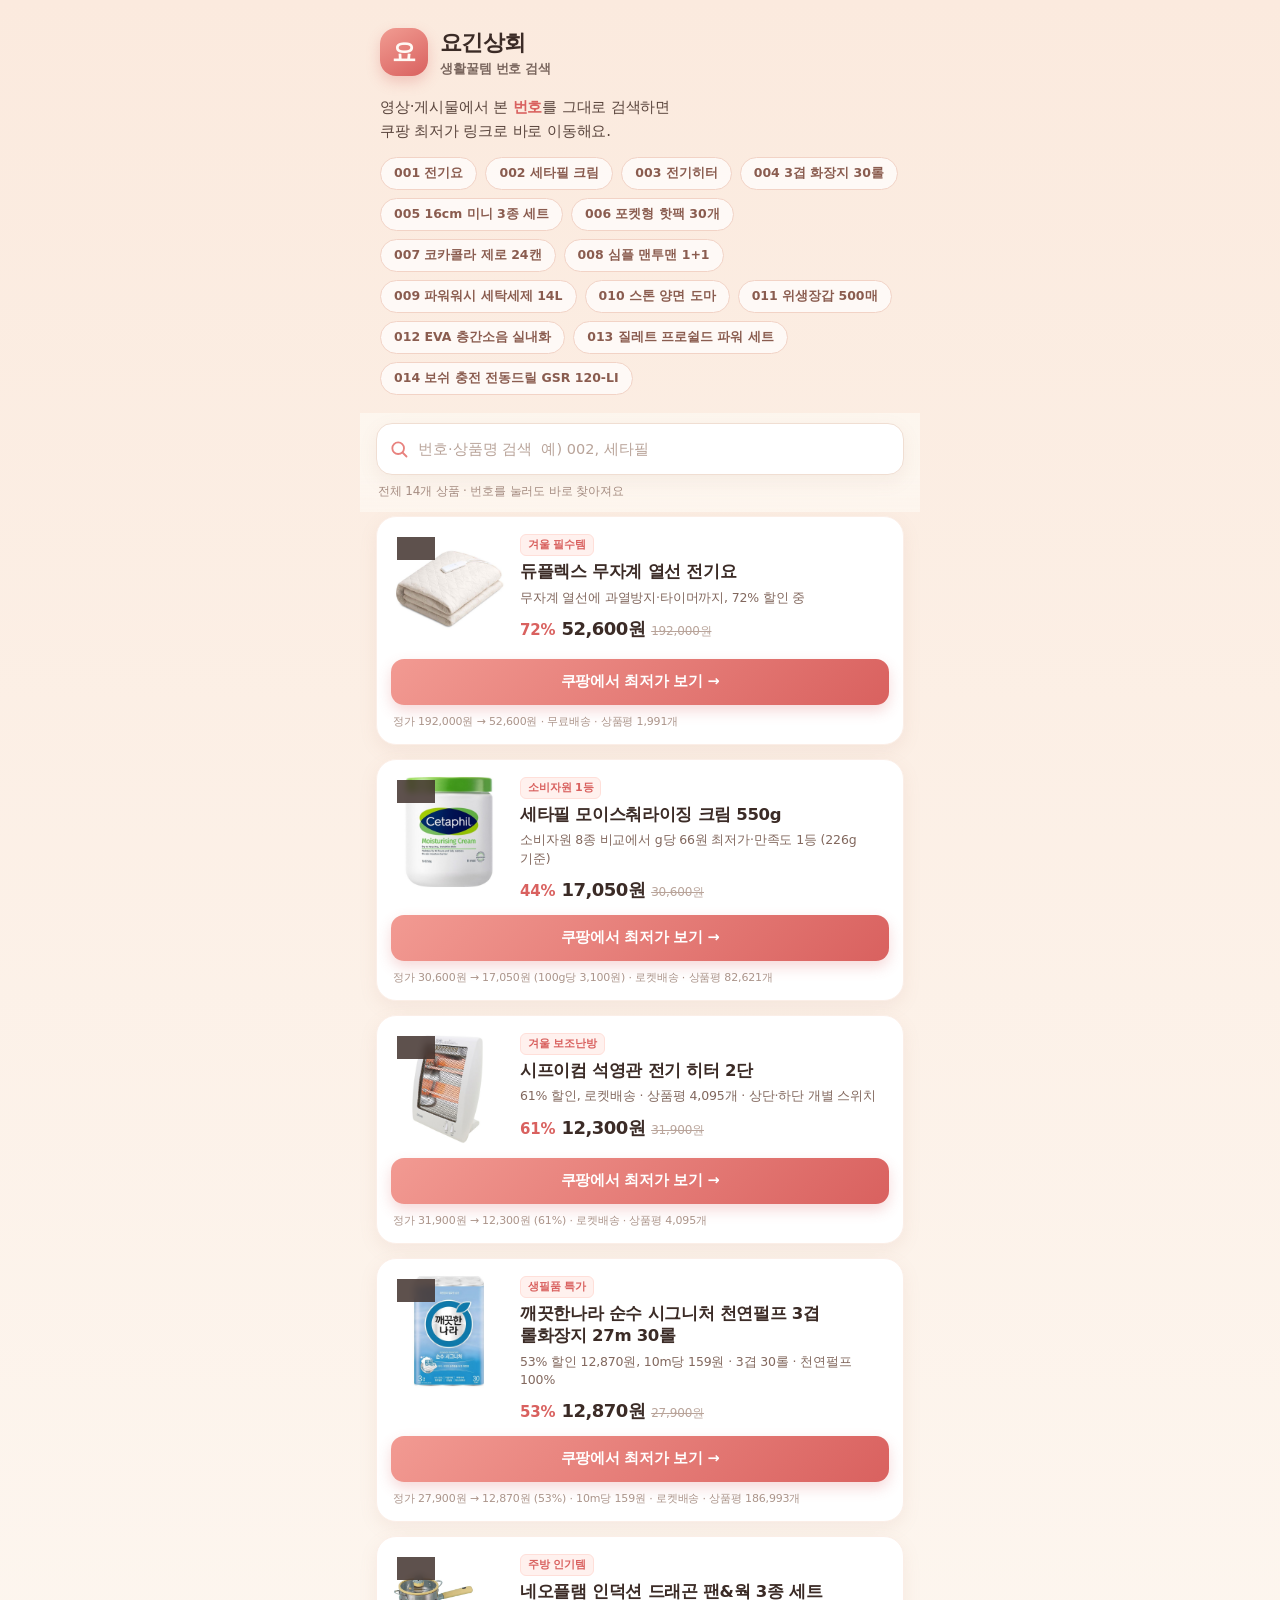
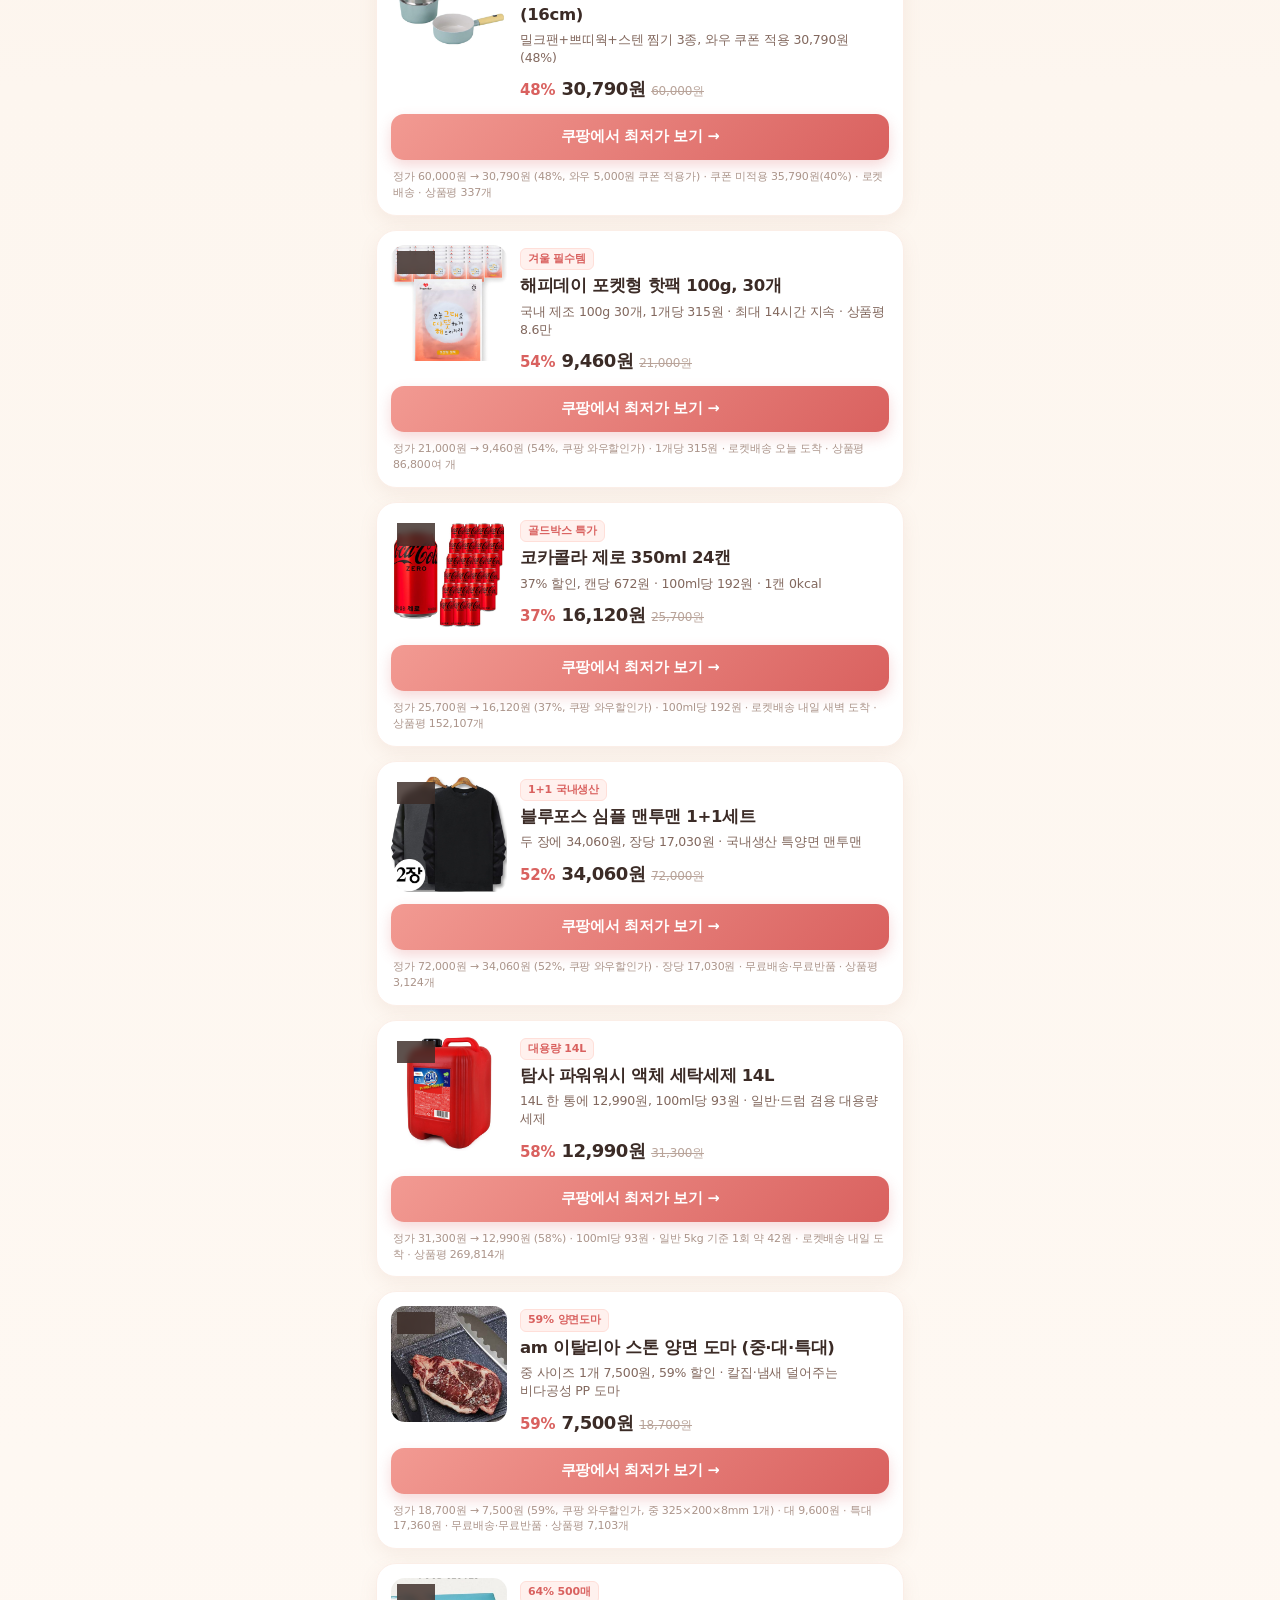
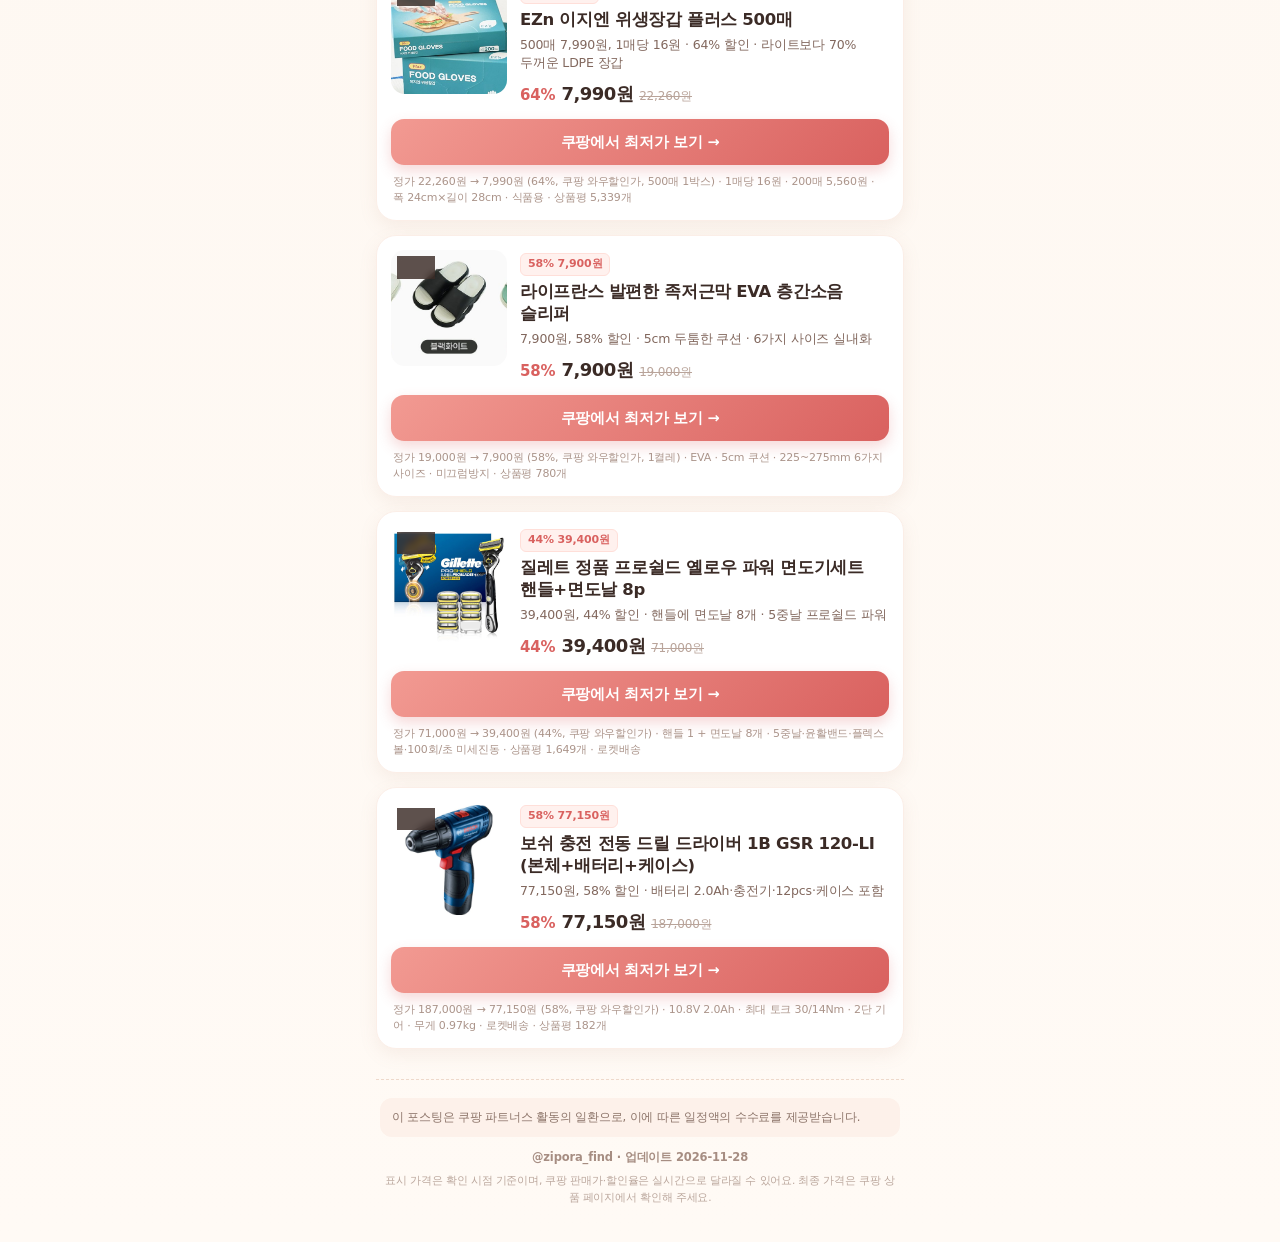
<file: index.html>
<!DOCTYPE html>
<html lang="ko">
<head>
<meta charset="utf-8" />
<meta name="viewport" content="width=device-width, initial-scale=1, viewport-fit=cover" />
<meta name="theme-color" content="#f7e2d8" />
<title>요긴상회 · 생활꿀템 번호 검색</title>
<meta name="description" content="요긴상회가 직접 골라 쓴 생활꿀템을 번호로 찾아 쿠팡 최저가로 바로 이동하세요. 001, 002 번호 또는 상품명 검색." />
<meta property="og:title" content="요긴상회 · 생활꿀템 번호 검색" />
<meta property="og:description" content="영상에서 본 번호(예: 002)를 검색하면 쿠팡 최저가 링크로 바로 연결돼요." />
<meta property="og:type" content="website" />
<link rel="stylesheet" href="assets/style.css?v=20261126" />
<link rel="icon" href="data:image/svg+xml,%3Csvg xmlns='http://www.w3.org/2000/svg' viewBox='0 0 100 100'%3E%3Crect width='100' height='100' rx='24' fill='%23e8827e'/%3E%3Ctext x='50' y='70' font-size='58' text-anchor='middle' fill='%23fff8f2' font-family='sans-serif'%3E%EC%9A%94%3C/text%3E%3C/svg%3E" />
</head>
<body>
  <div class="page">

    <header class="hero">
      <div class="brand">
        <div class="brand__mark" aria-hidden="true">요</div>
        <div class="brand__text">
          <h1 id="shopName">요긴상회</h1>
          <p id="shopTagline">생활꿀템 번호 검색</p>
        </div>
      </div>
      <p class="hero__lead">영상·게시물에서 본 <b>번호</b>를 그대로 검색하면<br />쿠팡 최저가 링크로 바로 이동해요.</p>
      <div class="hero__chips" id="heroChips" aria-label="번호 바로가기"></div>
    </header>

    <div class="searchbar" id="searchbar">
      <div class="searchbar__inner">
        <svg class="searchbar__icon" viewBox="0 0 24 24" aria-hidden="true"><circle cx="11" cy="11" r="7" /><path d="M16.5 16.5 21 21" /></svg>
        <input
          id="q"
          type="search"
          inputmode="search"
          autocomplete="off"
          enterkeyhint="search"
          placeholder="번호·상품명 검색  예) 002, 세타필"
          aria-label="상품 번호 또는 이름 검색"
        />
        <button id="clearBtn" class="searchbar__clear" type="button" aria-label="검색어 지우기" hidden>✕</button>
      </div>
      <p class="searchbar__hint" id="resultCount"></p>
    </div>

    <main id="list" class="list" aria-live="polite"></main>

    <div id="empty" class="empty" hidden>
      <div class="empty__emoji">🔍</div>
      <p class="empty__title">아직 그 번호의 상품이 없어요</p>
      <p class="empty__sub">번호는 <b>001</b>부터 차례로 올라가요.<br />상품명 일부(예: 세타필)로도 찾을 수 있어요.</p>
      <button type="button" class="empty__reset" id="resetBtn">전체 상품 보기</button>
    </div>

    <footer class="footer">
      <p class="footer__notice">
        이 포스팅은 쿠팡 파트너스 활동의 일환으로, 이에 따른 일정액의 수수료를 제공받습니다.
      </p>
      <p class="footer__meta">
        <span id="footerHandle">@zipora_find</span> · <span id="footerUpdated"></span>
      </p>
      <p class="footer__small">
        표시 가격은 확인 시점 기준이며, 쿠팡 판매가·할인율은 실시간으로 달라질 수 있어요. 최종 가격은 쿠팡 상품 페이지에서 확인해 주세요.
      </p>
    </footer>

  </div>

  <script src="assets/app.js?v=20261126"></script>
</body>
</html>
</file>
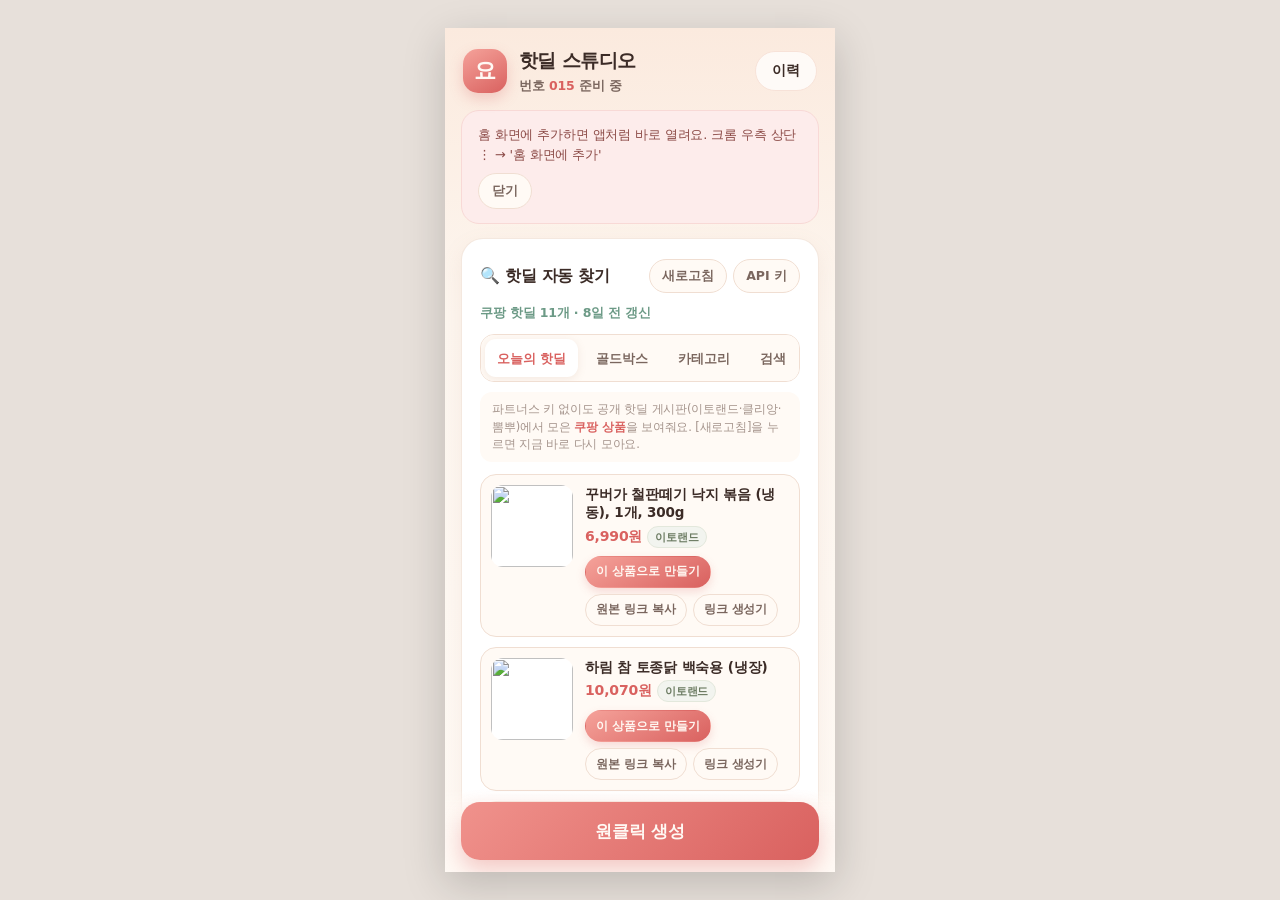
<file: make/_mobile.html>
<!doctype html>
<html lang="ko">
<head>
<meta charset="utf-8" />
<title>모바일 미리보기 (390×844)</title>
<style>
  html, body { margin: 0; height: 100%; background: #e7e0da; }
  body { display: flex; align-items: center; justify-content: center; }
  iframe { width: 390px; height: 844px; border: 0; background: #fff; box-shadow: 0 12px 40px rgba(0,0,0,0.18); }
</style>
</head>
<body>
  <iframe src="./index.html?m=1" title="모바일 미리보기"></iframe>
</body>
</html>
</file>
<file: assets/style.css>
/* 요긴상회 번호 검색 — warm beige / pink, mobile first */
:root {
  --cream: #fdf6ef;
  --cream-2: #fff9f4;
  --blush: #f7e2d8;
  --pink: #ffe7ea;
  --rose: #e8827e;
  --rose-deep: #d9615f;
  --ink: #3b2b26;
  --ink-soft: #7a665e;
  --line: #f0ded2;
  --card: #ffffff;
  --radius: 20px;
  --shadow: 0 6px 18px rgba(180, 124, 106, 0.10);
}

* { box-sizing: border-box; }

html { -webkit-text-size-adjust: 100%; }

body {
  margin: 0;
  background: linear-gradient(180deg, #fbeade 0%, var(--cream) 38%, #fffaf5 100%);
  color: var(--ink);
  font-family: "Pretendard", "Apple SD Gothic Neo", -apple-system, BlinkMacSystemFont,
    "Malgun Gothic", "Noto Sans KR", system-ui, sans-serif;
  line-height: 1.5;
  min-height: 100vh;
  letter-spacing: -0.01em;
}

.page {
  max-width: 560px;
  margin: 0 auto;
  padding: 0 16px calc(28px + env(safe-area-inset-bottom));
}

/* ---------- hero ---------- */
.hero {
  padding: 26px 4px 18px;
}

.brand {
  display: flex;
  align-items: center;
  gap: 12px;
}

.brand__mark {
  width: 48px;
  height: 48px;
  flex: 0 0 48px;
  border-radius: 16px;
  background: linear-gradient(150deg, #f19c92, var(--rose-deep));
  color: #fff9f4;
  font-size: 24px;
  font-weight: 800;
  display: grid;
  place-items: center;
  box-shadow: 0 6px 14px rgba(217, 97, 95, 0.28);
}

.brand__text h1 {
  margin: 0;
  font-size: 20px;
  font-weight: 800;
  letter-spacing: -0.03em;
}

.brand__text p {
  margin: 1px 0 0;
  font-size: 12.5px;
  color: var(--ink-soft);
  font-weight: 600;
}

.hero__lead {
  margin: 16px 0 0;
  font-size: 15px;
  line-height: 1.6;
  color: #5b463e;
}

.hero__lead b {
  color: var(--rose-deep);
}

.hero__chips {
  display: flex;
  gap: 8px;
  margin-top: 14px;
  flex-wrap: wrap;
}

.chip {
  border: 1px solid #f2d3c6;
  background: rgba(255, 255, 255, 0.7);
  color: #8a5c4f;
  font-size: 12.5px;
  font-weight: 700;
  padding: 7px 13px;
  border-radius: 999px;
  cursor: pointer;
  font-family: inherit;
  transition: transform .12s ease, background .15s ease;
}

.chip:active { transform: scale(0.96); }

.chip.is-active {
  background: var(--rose);
  border-color: var(--rose);
  color: #fff;
}

/* ---------- search ---------- */
.searchbar {
  position: sticky;
  top: 0;
  z-index: 20;
  margin: 0 -16px;
  padding: 10px 16px 12px;
  background: linear-gradient(180deg, rgba(253, 246, 239, 0.97) 60%, rgba(253, 246, 239, 0.86));
  backdrop-filter: blur(10px);
  -webkit-backdrop-filter: blur(10px);
}

.searchbar__inner {
  display: flex;
  align-items: center;
  gap: 9px;
  background: #fff;
  border: 1.5px solid var(--line);
  border-radius: 16px;
  padding: 0 12px;
  height: 52px;
  box-shadow: var(--shadow);
}

.searchbar__icon {
  width: 20px;
  height: 20px;
  flex: 0 0 20px;
  fill: none;
  stroke: var(--rose);
  stroke-width: 2.2;
  stroke-linecap: round;
}

#q {
  flex: 1 1 auto;
  min-width: 0;
  border: 0;
  outline: 0;
  background: transparent;
  font: inherit;
  font-size: 16px;
  color: var(--ink);
  padding: 0;
  appearance: none;
}

#q::placeholder { color: #b9a49a; font-size: 14.5px; }
#q::-webkit-search-cancel-button { display: none; }

.searchbar__clear {
  border: 0;
  background: #f4e9e2;
  color: #9a8378;
  width: 24px;
  height: 24px;
  border-radius: 50%;
  font-size: 11px;
  line-height: 1;
  cursor: pointer;
  flex: 0 0 24px;
}

.searchbar__hint {
  margin: 7px 2px 0;
  font-size: 12px;
  color: #a68d82;
  min-height: 15px;
}

/* ---------- cards ---------- */
.list {
  display: grid;
  gap: 14px;
  margin-top: 4px;
}

.card {
  position: relative;
  background: var(--card);
  border-radius: var(--radius);
  box-shadow: var(--shadow);
  padding: 14px 14px 14px;
  border: 1px solid #fbeee7;
  animation: rise .28s ease both;
}

@keyframes rise {
  from { opacity: 0; transform: translateY(6px); }
  to { opacity: 1; transform: none; }
}

.card__top {
  display: flex;
  gap: 13px;
}

.card__thumb {
  position: relative;
  flex: 0 0 104px;
  width: 104px;
  height: 104px;
  border-radius: 14px;
  overflow: hidden;
  background: var(--pink);
}

.card__thumb img {
  width: 100%;
  height: 100%;
  object-fit: cover;
  display: block;
}

.card__no {
  position: absolute;
  top: 6px;
  left: 6px;
  background: rgba(59, 43, 38, 0.82);
  color: #fff;
  font-size: 11px;
  font-weight: 800;
  letter-spacing: 0.02em;
  padding: 3px 7px;
  border-radius: 7px;
  backdrop-filter: blur(3px);
}

.card__body {
  flex: 1 1 auto;
  min-width: 0;
}

.card__badge {
  display: inline-block;
  font-size: 11px;
  font-weight: 700;
  color: var(--rose-deep);
  background: #fff1ee;
  border: 1px solid #ffdfd9;
  border-radius: 6px;
  padding: 2px 7px;
  margin-bottom: 5px;
}

.card__title {
  margin: 0;
  font-size: 15.5px;
  font-weight: 700;
  line-height: 1.35;
  letter-spacing: -0.02em;
  word-break: keep-all;
}

.card__point {
  margin: 5px 0 0;
  font-size: 12.5px;
  color: #82685e;
  line-height: 1.45;
  word-break: keep-all;
}

.card__price {
  display: flex;
  align-items: baseline;
  gap: 6px;
  margin-top: 8px;
  flex-wrap: wrap;
}

.card__discount {
  color: var(--rose-deep);
  font-size: 15px;
  font-weight: 800;
}

.card__now {
  font-size: 18px;
  font-weight: 800;
  letter-spacing: -0.03em;
}

.card__was {
  font-size: 12px;
  color: #b9a49a;
  text-decoration: line-through;
}

.card__cta {
  display: flex;
  align-items: center;
  justify-content: center;
  gap: 6px;
  margin-top: 12px;
  height: 46px;
  border-radius: 13px;
  background: linear-gradient(135deg, #f29a92, var(--rose-deep));
  color: #fff;
  font-size: 14.5px;
  font-weight: 800;
  text-decoration: none;
  letter-spacing: -0.02em;
  box-shadow: 0 6px 14px rgba(217, 97, 95, 0.24);
  transition: transform .12s ease, filter .15s ease;
}

.card__cta:active { transform: scale(0.985); filter: brightness(0.98); }

.card__note {
  margin: 9px 2px 0;
  font-size: 11px;
  color: #ab948a;
  line-height: 1.45;
}

.card mark {
  background: #ffe1a8;
  color: inherit;
  border-radius: 3px;
  padding: 0 1px;
}

/* ---------- empty ---------- */
.empty {
  text-align: center;
  padding: 42px 18px 30px;
}

.empty__emoji { font-size: 34px; }

.empty__title {
  margin: 10px 0 6px;
  font-size: 15.5px;
  font-weight: 800;
}

.empty__sub {
  margin: 0;
  font-size: 13px;
  color: var(--ink-soft);
  line-height: 1.6;
}

.empty__reset {
  margin-top: 16px;
  border: 1px solid #f2d3c6;
  background: #fff;
  color: #8a5c4f;
  font-family: inherit;
  font-size: 13px;
  font-weight: 700;
  padding: 10px 18px;
  border-radius: 999px;
  cursor: pointer;
}

/* ---------- footer ---------- */
.footer {
  margin-top: 30px;
  padding: 18px 4px 8px;
  border-top: 1px dashed #eed9cb;
}

.footer__notice {
  margin: 0;
  font-size: 11.5px;
  line-height: 1.6;
  color: #8d756a;
  background: #fdf1ea;
  border-radius: 12px;
  padding: 10px 12px;
}

.footer__meta {
  margin: 12px 0 0;
  font-size: 11.5px;
  color: #a68d82;
  text-align: center;
  font-weight: 600;
}

.footer__small {
  margin: 6px 0 0;
  font-size: 10.5px;
  color: #bba79d;
  line-height: 1.6;
  text-align: center;
}

@media (min-width: 480px) {
  .brand__text h1 { font-size: 22px; }
  .card__thumb { flex-basis: 116px; width: 116px; height: 116px; }
  .card__title { font-size: 16.5px; }
}
</file>
